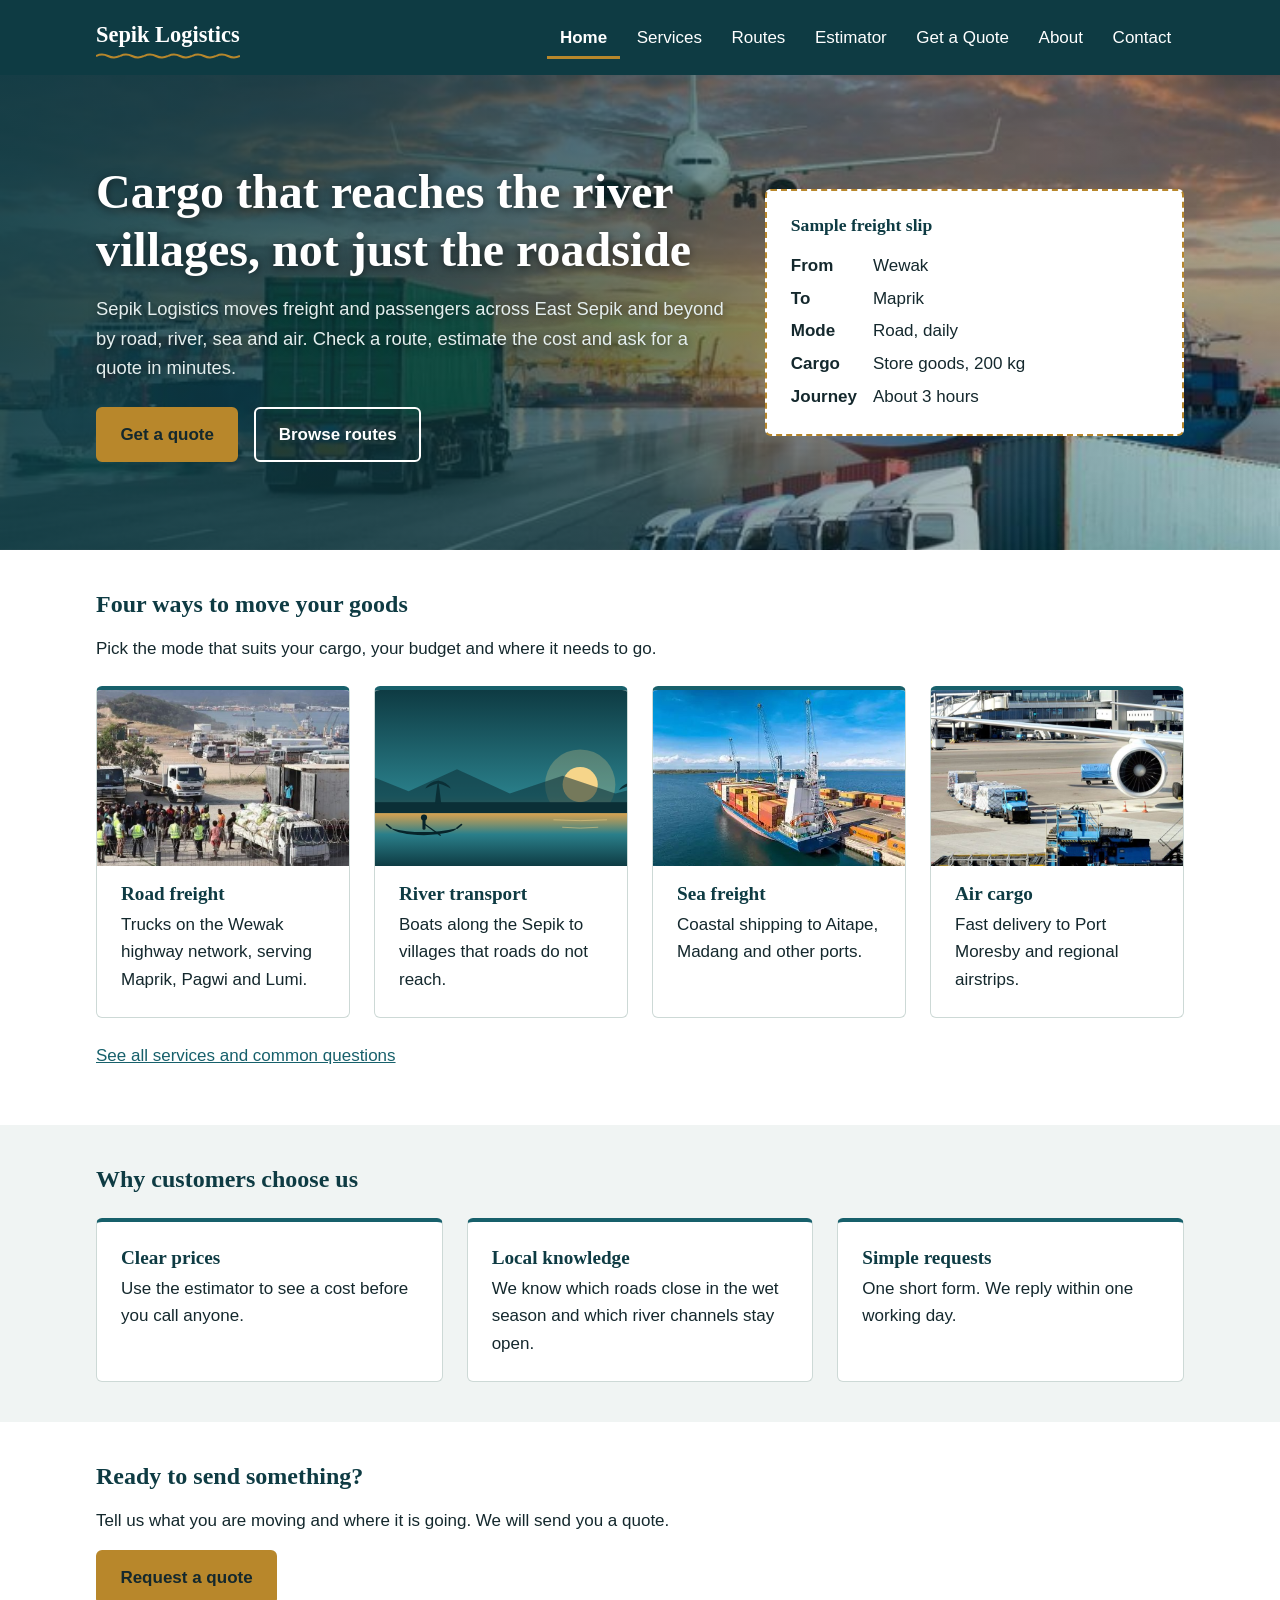
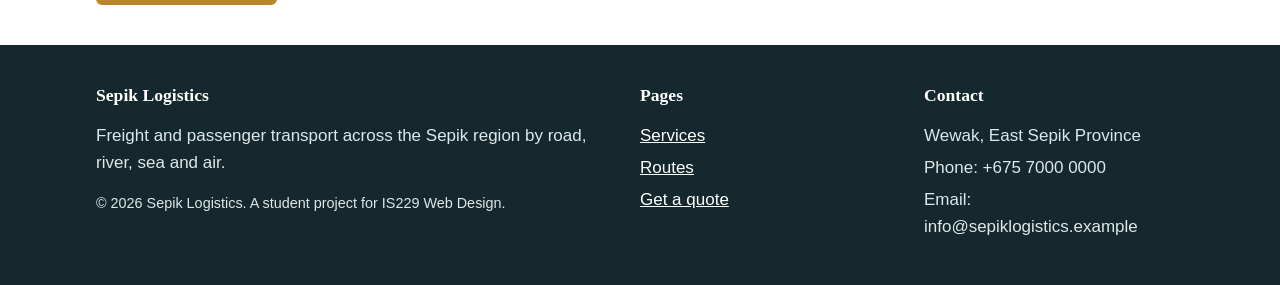
<file: index.html>
<!DOCTYPE html>
<html lang="en">
<head>
  <meta charset="UTF-8">
  <meta name="viewport" content="width=device-width, initial-scale=1">
  <title>Freight and transport in the Sepik | Sepik Logistics</title>
  <meta name="description" content="Sepik Logistics moves cargo and passengers across the Sepik
    region by road, river, sea and air.">
  <link rel="stylesheet" href="css/styles.css">
</head>
<body>
  <a class="skip-link" href="#main">Skip to main content</a>

  <header class="site-header">
    <div class="container header-inner">
      <a class="logo" href="index.html">Sepik Logistics</a>
      <button class="nav-toggle" type="button" aria-expanded="false"
        aria-controls="site-nav">Menu</button>
      <nav aria-label="Main">
      <ul class="nav-links" id="site-nav">
        <li><a href="index.html" aria-current="page">Home</a></li>
        <li><a href="services.html">Services</a></li>
        <li><a href="routes.html">Routes</a></li>
        <li><a href="estimator.html">Estimator</a></li>
        <li><a href="quote.html">Get a Quote</a></li>
        <li><a href="about.html">About</a></li>
        <li><a href="contact.html">Contact</a></li>
      </ul>
      </nav>
    </div>
  </header>

  <main id="main">
    <section class="hero" aria-labelledby="hero-title">
      <div class="container">
        <div>
          <h1 id="hero-title">Cargo that reaches the river villages, not just the roadside</h1>
          <p class="lead">Sepik Logistics moves freight and passengers across East Sepik and
            beyond by road, river, sea and air. Check a route, estimate the cost and ask for a
            quote in minutes.</p>
          <div class="hero-actions">
            <a class="btn" href="quote.html">Get a quote</a>
            <a class="btn btn-secondary" href="routes.html">Browse routes</a>
          </div>
        </div>
        <aside class="waybill" aria-label="Sample freight slip">
          <h2>Sample freight slip</h2>
          <dl>
            <dt>From</dt><dd>Wewak</dd>
            <dt>To</dt><dd>Maprik</dd>
            <dt>Mode</dt><dd>Road, daily</dd>
            <dt>Cargo</dt><dd>Store goods, 200 kg</dd>
            <dt>Journey</dt><dd>About 3 hours</dd>
          </dl>
        </aside>
      </div>
    </section>

    <section aria-labelledby="services-title">
      <div class="container">
        <h2 id="services-title">Four ways to move your goods</h2>
        <p>Pick the mode that suits your cargo, your budget and where it needs to go.</p>
        <div class="card-grid four">
          <article class="card"><h3>Road freight</h3><p>Trucks on the Wewak highway network,
            serving Maprik, Pagwi and Lumi.</p></article>
          <article class="card"><h3>River transport</h3><p>Boats along the Sepik to villages
            that roads do not reach.</p></article>
          <article class="card"><h3>Sea freight</h3><p>Coastal shipping to Aitape, Madang and
            other ports.</p></article>
          <article class="card"><h3>Air cargo</h3><p>Fast delivery to Port Moresby and regional
            airstrips.</p></article>
        </div>
        <p style="margin-top:1.5rem"><a href="services.html">See all services and common
          questions</a></p>
      </div>
    </section>

    <section class="section-alt" aria-labelledby="why-title">
      <div class="container">
        <h2 id="why-title">Why customers choose us</h2>
        <div class="card-grid">
          <article class="card"><h3>Clear prices</h3><p>Use the estimator to see a cost before
            you call anyone.</p></article>
          <article class="card"><h3>Local knowledge</h3><p>We know which roads close in the wet
            season and which river channels stay open.</p></article>
          <article class="card"><h3>Simple requests</h3><p>One short form. We reply within one
            working day.</p></article>
        </div>
      </div>
    </section>

    <section aria-labelledby="cta-title">
      <div class="container">
        <h2 id="cta-title">Ready to send something?</h2>
        <p>Tell us what you are moving and where it is going. We will send you a quote.</p>
        <a class="btn" href="quote.html">Request a quote</a>
      </div>
    </section>
  </main>

  <footer class="site-footer">
    <div class="container">
      <div>
        <h2>Sepik Logistics</h2>
        <p>Freight and passenger transport across the Sepik region by road, river, sea and
          air.</p>
        <p class="copyright">&copy; <span id="year">2026</span> Sepik Logistics. A student
          project for IS229 Web Design.</p>
      </div>
      <div>
        <h2>Pages</h2>
        <ul>
          <li><a href="services.html">Services</a></li>
          <li><a href="routes.html">Routes</a></li>
          <li><a href="quote.html">Get a quote</a></li>
        </ul>
      </div>
      <div>
        <h2>Contact</h2>
        <ul>
          <li>Wewak, East Sepik Province</li>
          <li>Phone: +675 7000 0000</li>
          <li>Email: info@sepiklogistics.example</li>
        </ul>
      </div>
    </div>
  </footer>

  <script src="js/main.js"></script>
</body>
</html>
</file>
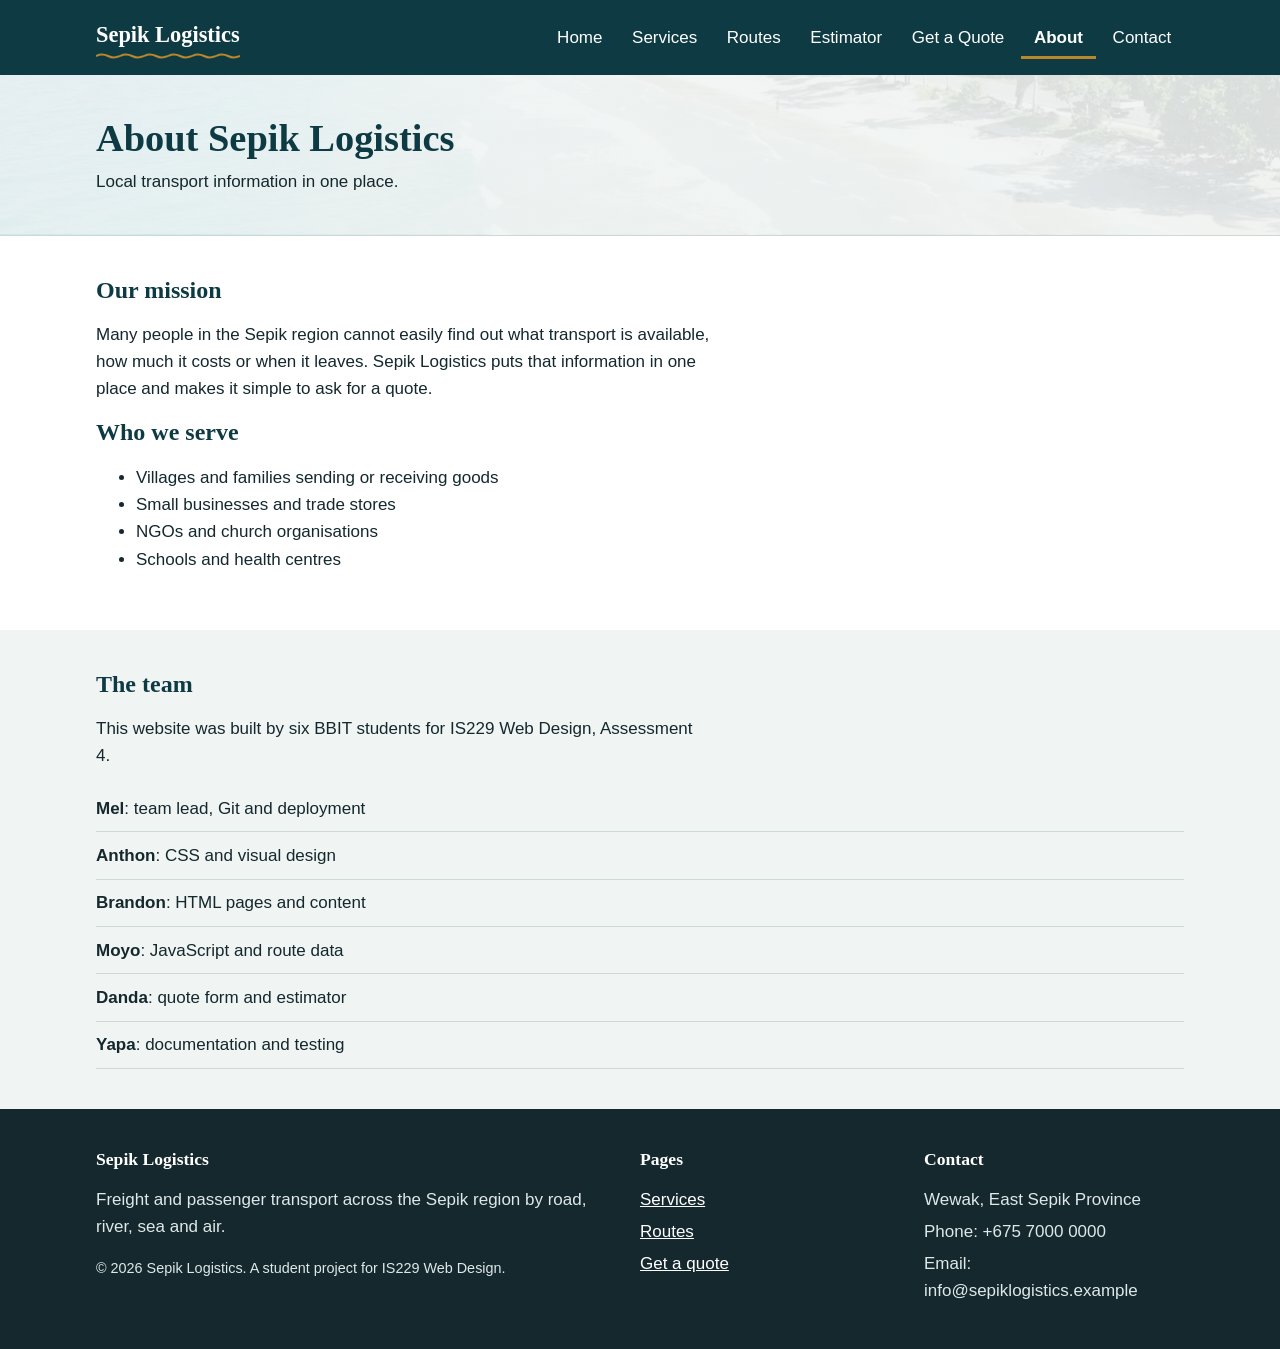
<file: about.html>
<!DOCTYPE html>
<html lang="en">
<head>
  <meta charset="UTF-8">
  <meta name="viewport" content="width=device-width, initial-scale=1">
  <title>About us | Sepik Logistics</title>
  <meta name="description" content="About Sepik Logistics and the team behind this project.">
  <link rel="stylesheet" href="css/styles.css">
</head>
<body>
  <a class="skip-link" href="#main">Skip to main content</a>

  <header class="site-header">
    <div class="container header-inner">
      <a class="logo" href="index.html">Sepik Logistics</a>
      <button class="nav-toggle" type="button" aria-expanded="false"
        aria-controls="site-nav">Menu</button>
      <nav aria-label="Main">
      <ul class="nav-links" id="site-nav">
        <li><a href="index.html">Home</a></li>
        <li><a href="services.html">Services</a></li>
        <li><a href="routes.html">Routes</a></li>
        <li><a href="estimator.html">Estimator</a></li>
        <li><a href="quote.html">Get a Quote</a></li>
        <li><a href="about.html" aria-current="page">About</a></li>
        <li><a href="contact.html">Contact</a></li>
      </ul>
      </nav>
    </div>
  </header>

  <main id="main">
    <div class="page-head">
      <div class="container">
        <h1>About Sepik Logistics</h1>
        <p>Local transport information in one place.</p>
      </div>
    </div>

    <section aria-labelledby="mission-title">
      <div class="container">
        <h2 id="mission-title">Our mission</h2>
        <p>Many people in the Sepik region cannot easily find out what transport is available,
          how much it costs or when it leaves. Sepik Logistics puts that information in one place
          and makes it simple to ask for a quote.</p>
        <h2>Who we serve</h2>
        <ul>
          <li>Villages and families sending or receiving goods</li>
          <li>Small businesses and trade stores</li>
          <li>NGOs and church organisations</li>
          <li>Schools and health centres</li>
        </ul>
      </div>
    </section>

    <section class="section-alt" aria-labelledby="team-title">
      <div class="container">
        <h2 id="team-title">The team</h2>
        <p>This website was built by six BBIT students for IS229 Web Design, Assessment 4.</p>
        <ul class="team-list">
          <li><strong>Mel</strong>: team lead, Git and deployment</li>
          <li><strong>Anthon</strong>: CSS and visual design</li>
          <li><strong>Brandon</strong>: HTML pages and content</li>
          <li><strong>Moyo</strong>: JavaScript and route data</li>
          <li><strong>Danda</strong>: quote form and estimator</li>
          <li><strong>Yapa</strong>: documentation and testing</li>
        </ul>
      </div>
    </section>
  </main>

  <footer class="site-footer">
    <div class="container">
      <div>
        <h2>Sepik Logistics</h2>
        <p>Freight and passenger transport across the Sepik region by road, river, sea and
          air.</p>
        <p class="copyright">&copy; <span id="year">2026</span> Sepik Logistics. A student
          project for IS229 Web Design.</p>
      </div>
      <div>
        <h2>Pages</h2>
        <ul>
          <li><a href="services.html">Services</a></li>
          <li><a href="routes.html">Routes</a></li>
          <li><a href="quote.html">Get a quote</a></li>
        </ul>
      </div>
      <div>
        <h2>Contact</h2>
        <ul>
          <li>Wewak, East Sepik Province</li>
          <li>Phone: +675 7000 0000</li>
          <li>Email: info@sepiklogistics.example</li>
        </ul>
      </div>
    </div>
  </footer>

  <script src="js/main.js"></script>
</body>
</html>
</file>
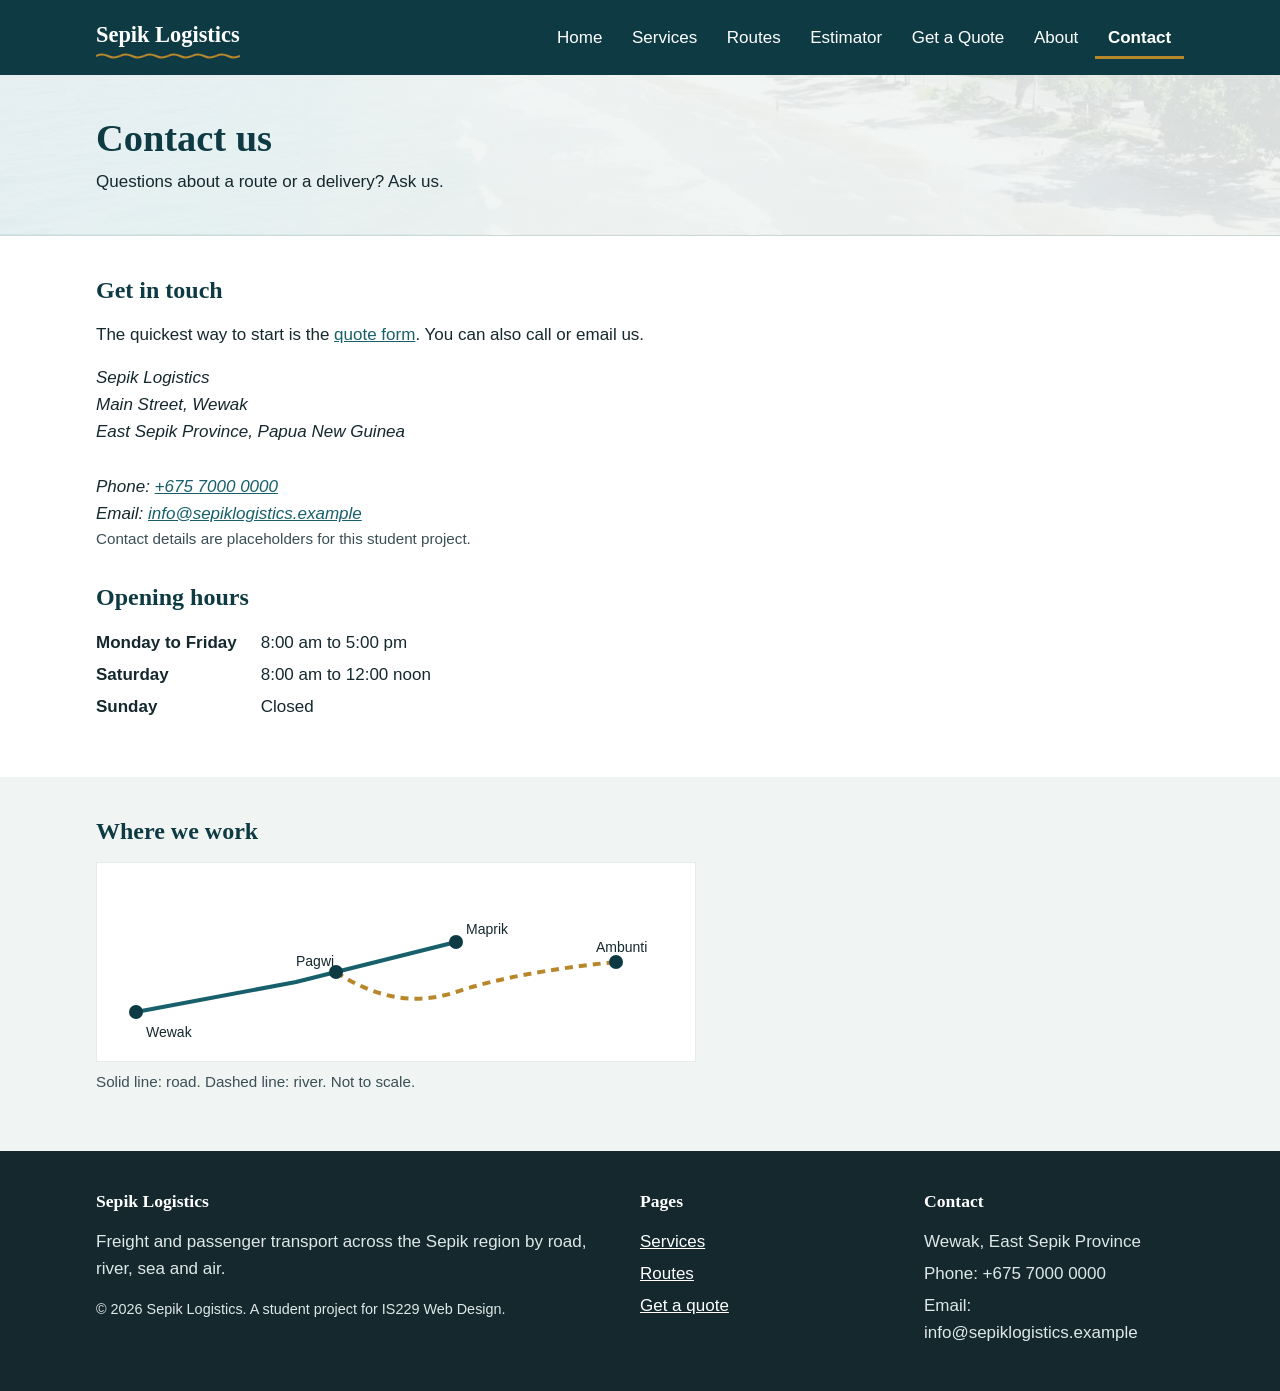
<file: contact.html>
<!DOCTYPE html>
<html lang="en">
<head>
  <meta charset="UTF-8">
  <meta name="viewport" content="width=device-width, initial-scale=1">
  <title>Contact | Sepik Logistics</title>
  <meta name="description" content="How to contact Sepik Logistics: address, phone, email and
    opening hours.">
  <link rel="stylesheet" href="css/styles.css">
</head>
<body>
  <a class="skip-link" href="#main">Skip to main content</a>

  <header class="site-header">
    <div class="container header-inner">
      <a class="logo" href="index.html">Sepik Logistics</a>
      <button class="nav-toggle" type="button" aria-expanded="false"
        aria-controls="site-nav">Menu</button>
      <nav aria-label="Main">
      <ul class="nav-links" id="site-nav">
        <li><a href="index.html">Home</a></li>
        <li><a href="services.html">Services</a></li>
        <li><a href="routes.html">Routes</a></li>
        <li><a href="estimator.html">Estimator</a></li>
        <li><a href="quote.html">Get a Quote</a></li>
        <li><a href="about.html">About</a></li>
        <li><a href="contact.html" aria-current="page">Contact</a></li>
      </ul>
      </nav>
    </div>
  </header>

  <main id="main">
    <div class="page-head">
      <div class="container">
        <h1>Contact us</h1>
        <p>Questions about a route or a delivery? Ask us.</p>
      </div>
    </div>

    <section aria-labelledby="contact-title">
      <div class="container">
        <h2 id="contact-title">Get in touch</h2>
        <p>The quickest way to start is the <a href="quote.html">quote form</a>. You can also
          call or email us.</p>
        <address>
          Sepik Logistics<br>
          Main Street, Wewak<br>
          East Sepik Province, Papua New Guinea<br><br>
          Phone: <a href="tel:+67570000000">+675 7000 0000</a><br>
          Email: <a href="mailto:info@sepiklogistics.example">info@sepiklogistics.example</a>
        </address>
        <p class="form-note">Contact details are placeholders for this student project.</p>

        <h2 style="margin-top:2rem">Opening hours</h2>
        <dl class="hours">
          <dt>Monday to Friday</dt><dd>8:00 am to 5:00 pm</dd>
          <dt>Saturday</dt><dd>8:00 am to 12:00 noon</dd>
          <dt>Sunday</dt><dd>Closed</dd>
        </dl>
      </div>
    </section>

    <section class="section-alt" aria-labelledby="map-title">
      <div class="container">
        <h2 id="map-title">Where we work</h2>
        <svg viewBox="0 0 600 200" role="img" aria-labelledby="map-svg-title map-svg-desc"
          width="600">
          <title id="map-svg-title">Sketch map of Sepik Logistics routes</title>
          <desc id="map-svg-desc">A simple line from Wewak on the coast, inland to Maprik, and a
            river route from Pagwi to Ambunti.</desc>
          <rect width="600" height="200" fill="#ffffff" stroke="#cdd9d6"/>
          <path d="M40 150 L200 120 L360 80" fill="none" stroke="#17606b" stroke-width="4"/>
          <path d="M240 110 Q300 150 360 130 T520 100" fill="none" stroke="#b8872b"
            stroke-width="4" stroke-dasharray="8 6"/>
          <circle cx="40" cy="150" r="7" fill="#0e3b43"/><text x="50" y="175" font-size="14"
            fill="#14282d">Wewak</text>
          <circle cx="360" cy="80" r="7" fill="#0e3b43"/><text x="370" y="72" font-size="14"
            fill="#14282d">Maprik</text>
          <circle cx="240" cy="110" r="7" fill="#0e3b43"/><text x="200" y="104" font-size="14"
            fill="#14282d">Pagwi</text>
          <circle cx="520" cy="100" r="7" fill="#0e3b43"/><text x="500" y="90" font-size="14"
            fill="#14282d">Ambunti</text>
        </svg>
        <p class="form-note">Solid line: road. Dashed line: river. Not to scale.</p>
      </div>
    </section>
  </main>

  <footer class="site-footer">
    <div class="container">
      <div>
        <h2>Sepik Logistics</h2>
        <p>Freight and passenger transport across the Sepik region by road, river, sea and
          air.</p>
        <p class="copyright">&copy; <span id="year">2026</span> Sepik Logistics. A student
          project for IS229 Web Design.</p>
      </div>
      <div>
        <h2>Pages</h2>
        <ul>
          <li><a href="services.html">Services</a></li>
          <li><a href="routes.html">Routes</a></li>
          <li><a href="quote.html">Get a quote</a></li>
        </ul>
      </div>
      <div>
        <h2>Contact</h2>
        <ul>
          <li>Wewak, East Sepik Province</li>
          <li>Phone: +675 7000 0000</li>
          <li>Email: info@sepiklogistics.example</li>
        </ul>
      </div>
    </div>
  </footer>

  <script src="js/main.js"></script>
</body>
</html>
</file>
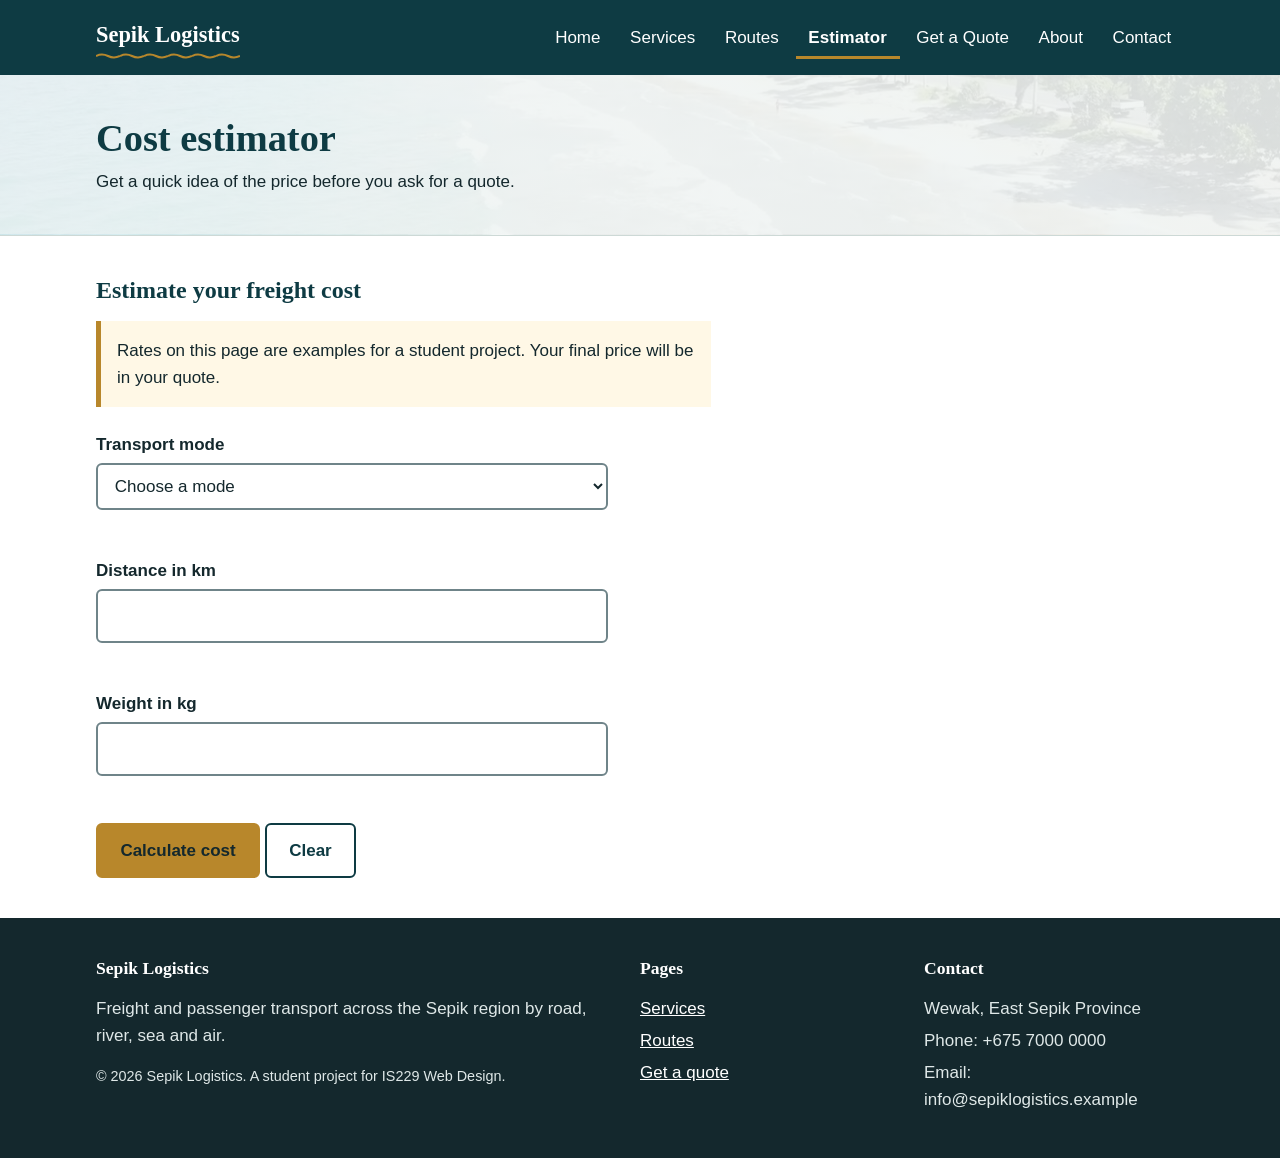
<file: estimator.html>
<!DOCTYPE html>
<html lang="en">
<head>
  <meta charset="UTF-8">
  <meta name="viewport" content="width=device-width, initial-scale=1">
  <title>Cost estimator | Sepik Logistics</title>
  <meta name="description" content="Estimate the cost of sending freight with Sepik Logistics.">
  <link rel="stylesheet" href="css/styles.css">
</head>
<body>
  <a class="skip-link" href="#main">Skip to main content</a>

  <header class="site-header">
    <div class="container header-inner">
      <a class="logo" href="index.html">Sepik Logistics</a>
      <button class="nav-toggle" type="button" aria-expanded="false"
        aria-controls="site-nav">Menu</button>
      <nav aria-label="Main">
      <ul class="nav-links" id="site-nav">
        <li><a href="index.html">Home</a></li>
        <li><a href="services.html">Services</a></li>
        <li><a href="routes.html">Routes</a></li>
        <li><a href="estimator.html" aria-current="page">Estimator</a></li>
        <li><a href="quote.html">Get a Quote</a></li>
        <li><a href="about.html">About</a></li>
        <li><a href="contact.html">Contact</a></li>
      </ul>
      </nav>
    </div>
  </header>

  <main id="main">
    <div class="page-head">
      <div class="container">
        <h1>Cost estimator</h1>
        <p>Get a quick idea of the price before you ask for a quote.</p>
      </div>
    </div>

    <section aria-labelledby="est-title">
      <div class="container">
        <h2 id="est-title">Estimate your freight cost</h2>
        <p class="notice">Rates on this page are examples for a student project. Your final
          price will be in your quote.</p>
        <form id="estimator-form" novalidate style="margin-top:1.5rem;max-width:32rem">
          <div class="form-group">
            <label for="mode">Transport mode</label>
            <select id="mode" required aria-describedby="mode-error">
              <option value="">Choose a mode</option>
              <option value="road">Road</option>
              <option value="river">River</option>
              <option value="sea">Sea</option>
              <option value="air">Air</option>
            </select>
            <span class="error-message" id="mode-error"></span>
          </div>
          <div class="form-group">
            <label for="distance">Distance in km</label>
            <input type="number" id="distance" min="1" step="any" required
              aria-describedby="distance-error">
            <span class="error-message" id="distance-error"></span>
          </div>
          <div class="form-group">
            <label for="weight">Weight in kg</label>
            <input type="number" id="weight" min="1" step="any" required
              aria-describedby="weight-error">
            <span class="error-message" id="weight-error"></span>
          </div>
          <button type="submit" class="btn">Calculate cost</button>
          <button type="reset" class="btn btn-secondary">Clear</button>
        </form>

        <div class="result-box" id="result" role="status" aria-live="polite" hidden>
          <p>Estimated cost</p>
          <p class="price" id="price"></p>
          <p id="price-detail"></p>
          <p><a class="btn" href="quote.html">Request a confirmed quote</a></p>
        </div>
      </div>
    </section>
  </main>

  <footer class="site-footer">
    <div class="container">
      <div>
        <h2>Sepik Logistics</h2>
        <p>Freight and passenger transport across the Sepik region by road, river, sea and
          air.</p>
        <p class="copyright">&copy; <span id="year">2026</span> Sepik Logistics. A student
          project for IS229 Web Design.</p>
      </div>
      <div>
        <h2>Pages</h2>
        <ul>
          <li><a href="services.html">Services</a></li>
          <li><a href="routes.html">Routes</a></li>
          <li><a href="quote.html">Get a quote</a></li>
        </ul>
      </div>
      <div>
        <h2>Contact</h2>
        <ul>
          <li>Wewak, East Sepik Province</li>
          <li>Phone: +675 7000 0000</li>
          <li>Email: info@sepiklogistics.example</li>
        </ul>
      </div>
    </div>
  </footer>

  <script src="js/main.js"></script>
  <script src="js/estimator.js"></script>
</body>
</html>
</file>
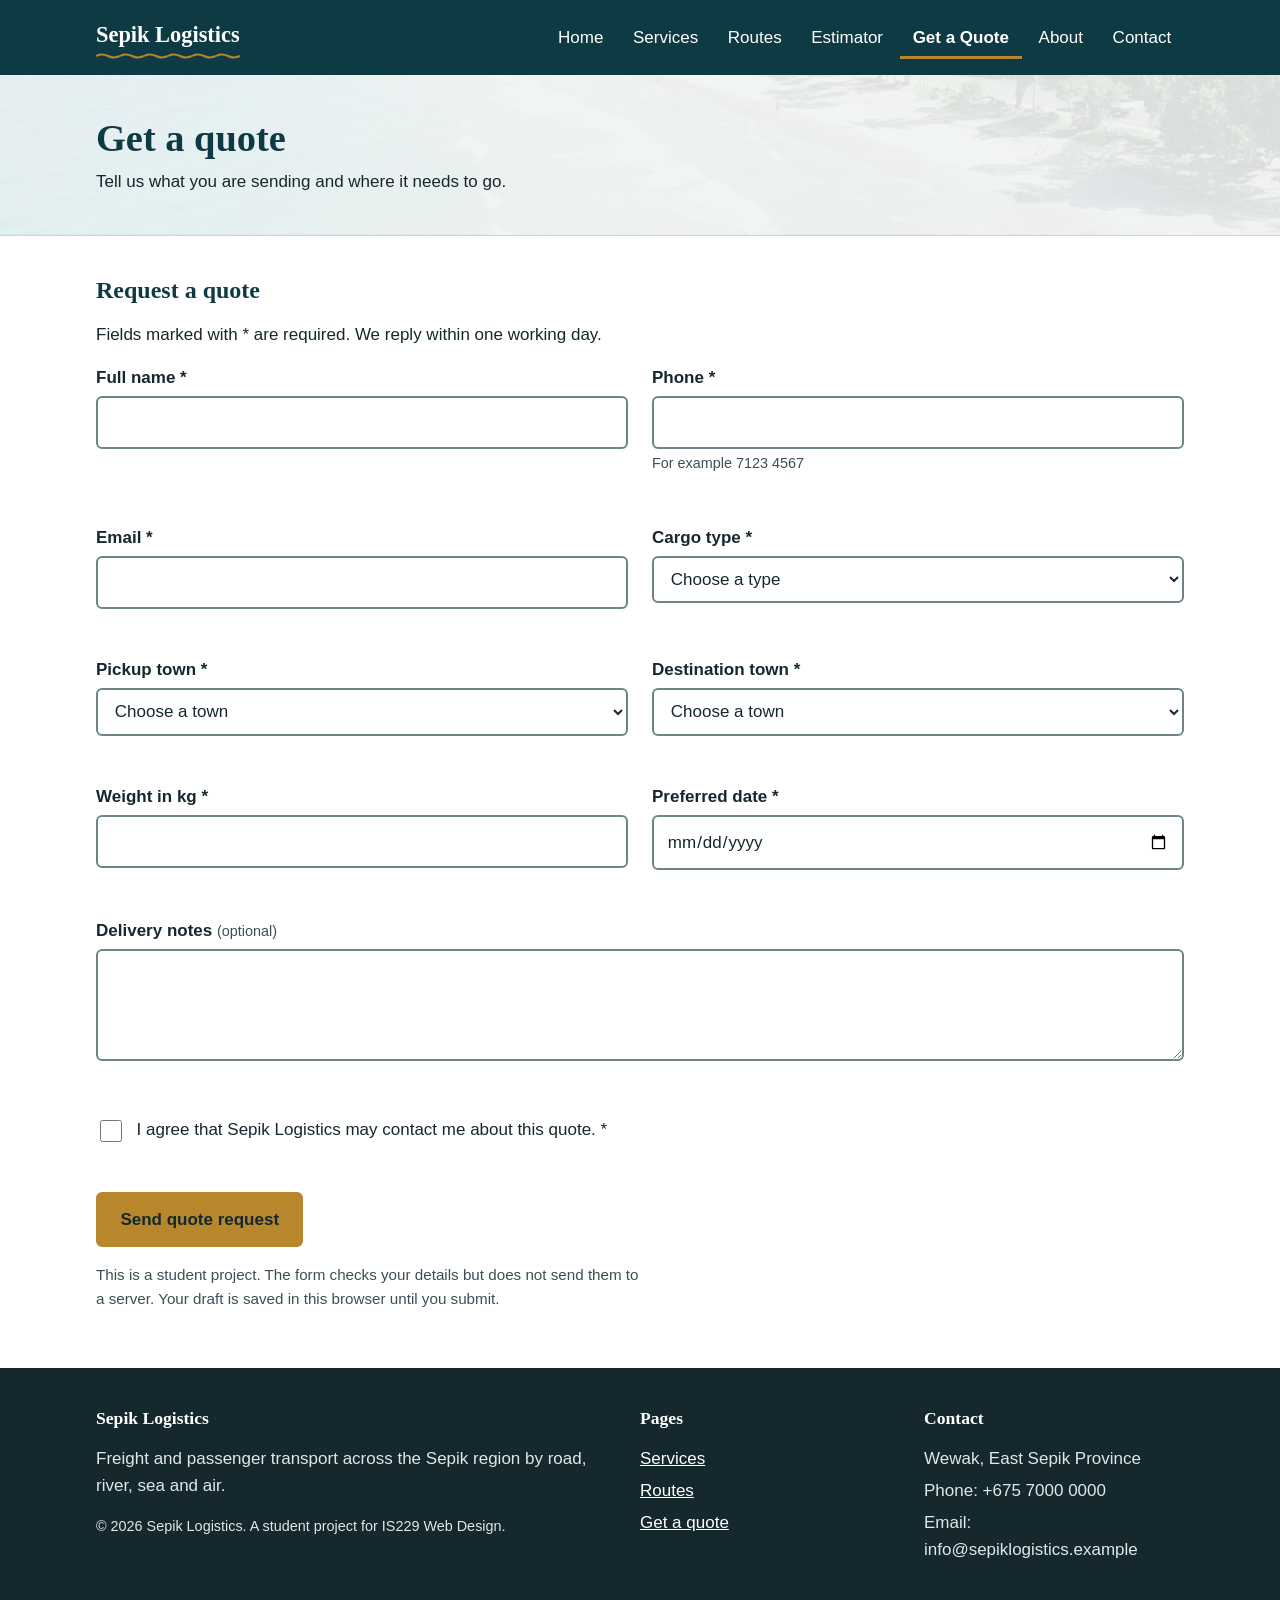
<file: quote.html>
<!DOCTYPE html>
<html lang="en">
<head>
  <meta charset="UTF-8">
  <meta name="viewport" content="width=device-width, initial-scale=1">
  <title>Get a quote | Sepik Logistics</title>
  <meta name="description" content="Request a freight quote from Sepik Logistics.">
  <link rel="stylesheet" href="css/styles.css">
</head>
<body>
  <a class="skip-link" href="#main">Skip to main content</a>

  <header class="site-header">
    <div class="container header-inner">
      <a class="logo" href="index.html">Sepik Logistics</a>
      <button class="nav-toggle" type="button" aria-expanded="false"
        aria-controls="site-nav">Menu</button>
      <nav aria-label="Main">
      <ul class="nav-links" id="site-nav">
        <li><a href="index.html">Home</a></li>
        <li><a href="services.html">Services</a></li>
        <li><a href="routes.html">Routes</a></li>
        <li><a href="estimator.html">Estimator</a></li>
        <li><a href="quote.html" aria-current="page">Get a Quote</a></li>
        <li><a href="about.html">About</a></li>
        <li><a href="contact.html">Contact</a></li>
      </ul>
      </nav>
    </div>
  </header>

  <main id="main">
    <div class="page-head">
      <div class="container">
        <h1>Get a quote</h1>
        <p>Tell us what you are sending and where it needs to go.</p>
      </div>
    </div>

    <section aria-labelledby="quote-title">
      <div class="container">
        <h2 id="quote-title">Request a quote</h2>
        <p>Fields marked with * are required. We reply within one working day.</p>

        <div id="form-status" class="success-message" role="status" aria-live="polite"
          hidden></div>

        <form id="quote-form" novalidate>
          <div class="form-grid">
            <div class="form-group">
              <label for="name">Full name *</label>
              <input type="text" id="name" name="name" autocomplete="name" required
                minlength="2" aria-describedby="name-error">
              <span class="error-message" id="name-error"></span>
            </div>
            <div class="form-group">
              <label for="phone">Phone *</label>
              <input type="tel" id="phone" name="phone" autocomplete="tel" required
                aria-describedby="phone-hint phone-error">
              <span class="hint" id="phone-hint">For example 7123 4567</span>
              <span class="error-message" id="phone-error"></span>
            </div>
            <div class="form-group">
              <label for="email">Email *</label>
              <input type="email" id="email" name="email" autocomplete="email" required
                aria-describedby="email-error">
              <span class="error-message" id="email-error"></span>
            </div>
            <div class="form-group">
              <label for="cargo">Cargo type *</label>
              <select id="cargo" name="cargo" required aria-describedby="cargo-error">
                <option value="">Choose a type</option>
                <option>General goods</option>
                <option>Food and produce</option>
                <option>Building materials</option>
                <option>Fuel and equipment</option>
                <option>Documents and parcels</option>
                <option>Passengers with luggage</option>
              </select>
              <span class="error-message" id="cargo-error"></span>
            </div>
            <div class="form-group">
              <label for="pickup">Pickup town *</label>
              <select id="pickup" name="pickup" required aria-describedby="pickup-error">
                <option value="">Choose a town</option>
              <option value="Wewak">Wewak</option>
              <option value="Maprik">Maprik</option>
              <option value="Pagwi">Pagwi</option>
              <option value="Angoram">Angoram</option>
              <option value="Ambunti">Ambunti</option>
              <option value="Timbunke">Timbunke</option>
              <option value="Lumi">Lumi</option>
              <option value="Vanimo">Vanimo</option>
              <option value="Aitape">Aitape</option>
              <option value="Kubkain">Kubkain</option>
              <option value="Madang">Madang</option>
              <option value="Port Moresby">Port Moresby</option>
              </select>
              <span class="error-message" id="pickup-error"></span>
            </div>
            <div class="form-group">
              <label for="destination">Destination town *</label>
              <select id="destination" name="destination" required
                aria-describedby="destination-error">
                <option value="">Choose a town</option>
              <option value="Wewak">Wewak</option>
              <option value="Maprik">Maprik</option>
              <option value="Pagwi">Pagwi</option>
              <option value="Angoram">Angoram</option>
              <option value="Ambunti">Ambunti</option>
              <option value="Timbunke">Timbunke</option>
              <option value="Lumi">Lumi</option>
              <option value="Vanimo">Vanimo</option>
              <option value="Aitape">Aitape</option>
              <option value="Kubkain">Kubkain</option>
              <option value="Madang">Madang</option>
              <option value="Port Moresby">Port Moresby</option>
              </select>
              <span class="error-message" id="destination-error"></span>
            </div>
            <div class="form-group">
              <label for="weight">Weight in kg *</label>
              <input type="number" id="weight" name="weight" min="1" step="any" required
                aria-describedby="weight-error">
              <span class="error-message" id="weight-error"></span>
            </div>
            <div class="form-group">
              <label for="date">Preferred date *</label>
              <input type="date" id="date" name="date" required aria-describedby="date-error">
              <span class="error-message" id="date-error"></span>
            </div>
          </div>

          <div class="form-group">
            <label for="notes">Delivery notes <span class="hint">(optional)</span></label>
            <textarea id="notes" name="notes" aria-describedby="notes-error"></textarea>
            <span class="error-message" id="notes-error"></span>
          </div>

          <div class="form-group">
            <div class="checkbox-row">
              <input type="checkbox" id="consent" name="consent" required
                aria-describedby="consent-error">
              <label for="consent">I agree that Sepik Logistics may contact me about this quote.
                *</label>
            </div>
            <span class="error-message" id="consent-error"></span>
          </div>

          <button type="submit" class="btn">Send quote request</button>
          <p class="form-note" style="margin-top:1rem">This is a student project. The form
            checks your details but does not send them to a server. Your draft is saved in this
            browser until you submit.</p>
        </form>
      </div>
    </section>
  </main>

  <footer class="site-footer">
    <div class="container">
      <div>
        <h2>Sepik Logistics</h2>
        <p>Freight and passenger transport across the Sepik region by road, river, sea and
          air.</p>
        <p class="copyright">&copy; <span id="year">2026</span> Sepik Logistics. A student
          project for IS229 Web Design.</p>
      </div>
      <div>
        <h2>Pages</h2>
        <ul>
          <li><a href="services.html">Services</a></li>
          <li><a href="routes.html">Routes</a></li>
          <li><a href="quote.html">Get a quote</a></li>
        </ul>
      </div>
      <div>
        <h2>Contact</h2>
        <ul>
          <li>Wewak, East Sepik Province</li>
          <li>Phone: +675 7000 0000</li>
          <li>Email: info@sepiklogistics.example</li>
        </ul>
      </div>
    </div>
  </footer>

  <script src="js/main.js"></script>
  <script src="js/quote.js"></script>
</body>
</html>
</file>
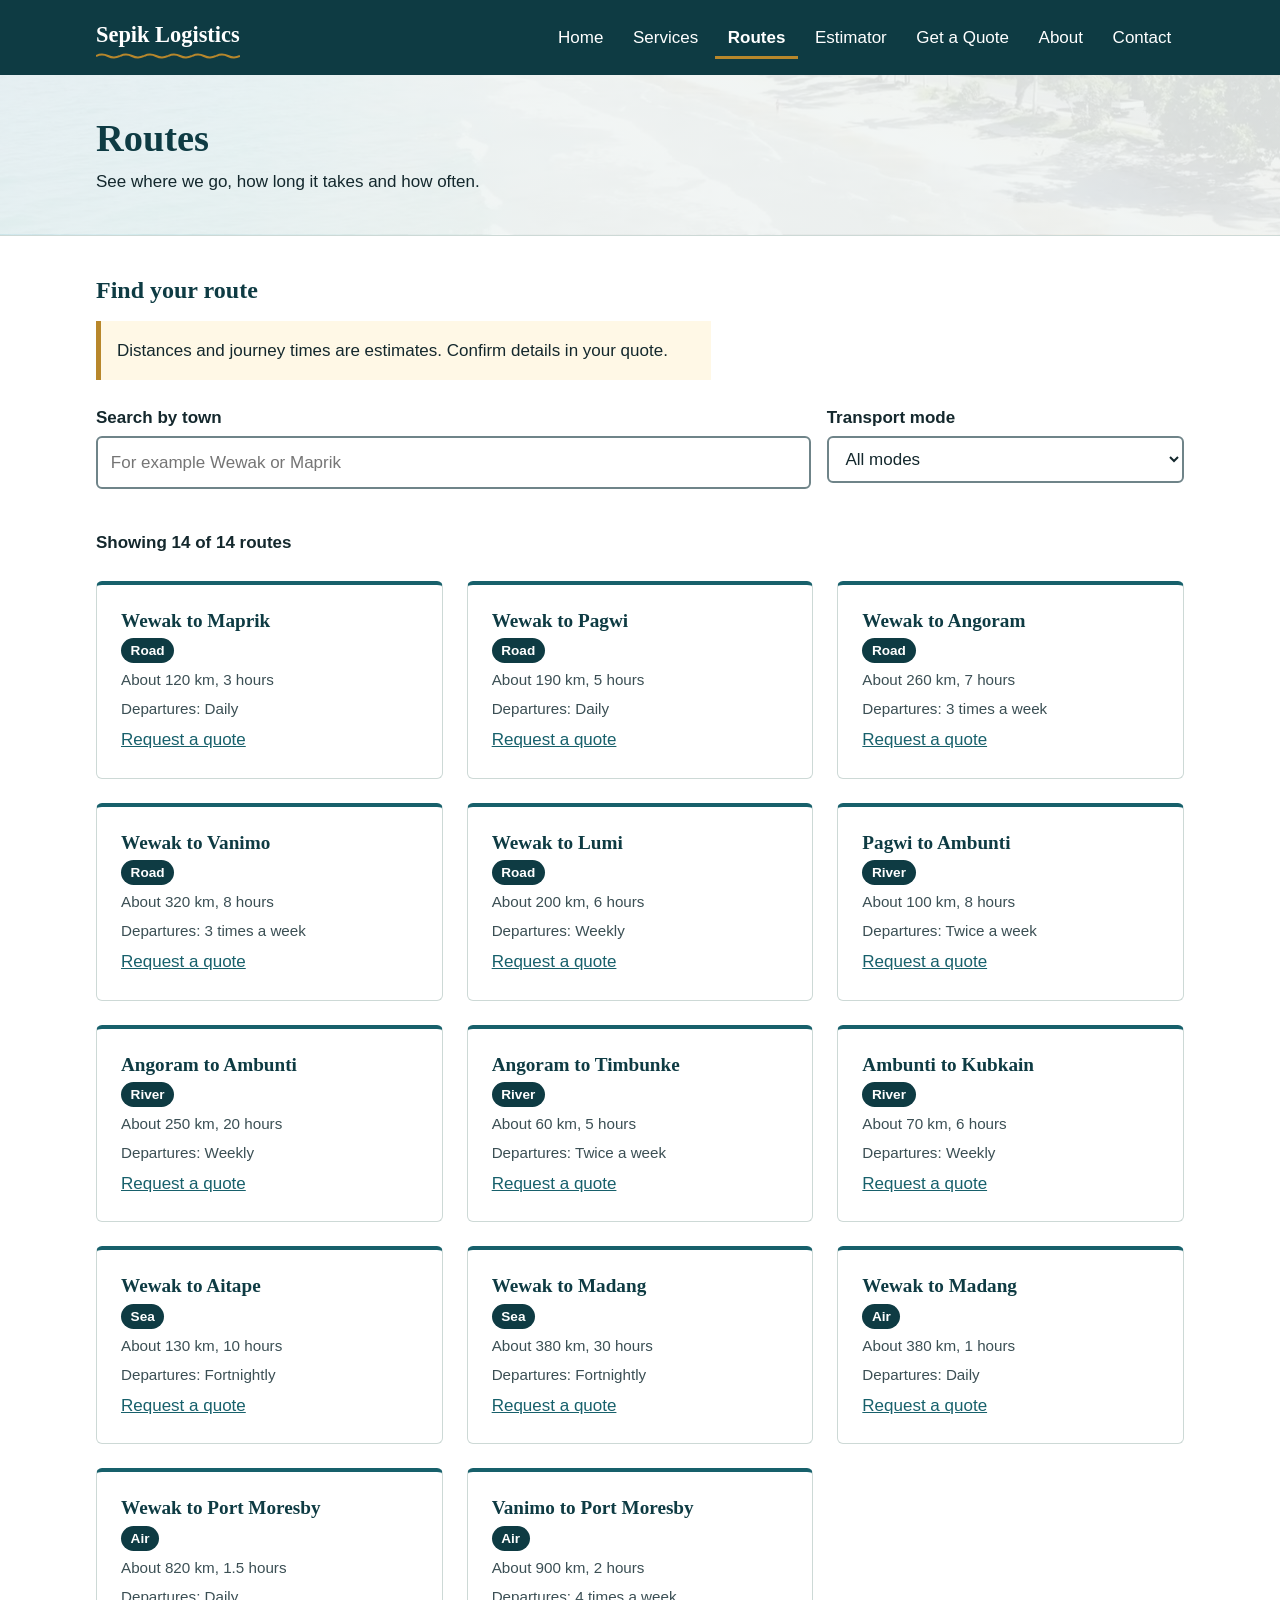
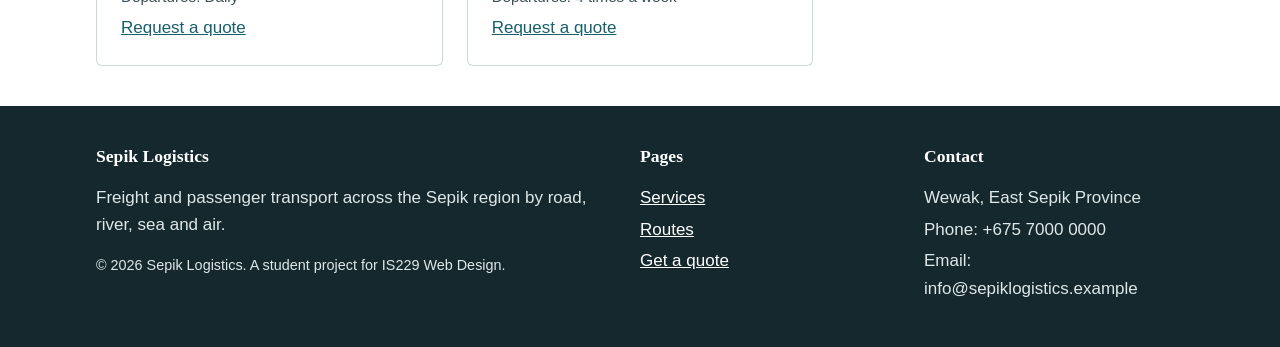
<file: routes.html>
<!DOCTYPE html>
<html lang="en">
<head>
  <meta charset="UTF-8">
  <meta name="viewport" content="width=device-width, initial-scale=1">
  <title>Routes | Sepik Logistics</title>
  <meta name="description" content="Search Sepik Logistics routes by town and transport mode.">
  <link rel="stylesheet" href="css/styles.css">
</head>
<body>
  <a class="skip-link" href="#main">Skip to main content</a>

  <header class="site-header">
    <div class="container header-inner">
      <a class="logo" href="index.html">Sepik Logistics</a>
      <button class="nav-toggle" type="button" aria-expanded="false"
        aria-controls="site-nav">Menu</button>
      <nav aria-label="Main">
      <ul class="nav-links" id="site-nav">
        <li><a href="index.html">Home</a></li>
        <li><a href="services.html">Services</a></li>
        <li><a href="routes.html" aria-current="page">Routes</a></li>
        <li><a href="estimator.html">Estimator</a></li>
        <li><a href="quote.html">Get a Quote</a></li>
        <li><a href="about.html">About</a></li>
        <li><a href="contact.html">Contact</a></li>
      </ul>
      </nav>
    </div>
  </header>

  <main id="main">
    <div class="page-head">
      <div class="container">
        <h1>Routes</h1>
        <p>See where we go, how long it takes and how often.</p>
      </div>
    </div>

    <section aria-labelledby="routes-title">
      <div class="container">
        <h2 id="routes-title">Find your route</h2>
        <p class="notice">Distances and journey times are estimates. Confirm details in your
          quote.</p>
        <div class="filters" style="margin-top:1.5rem">
          <div class="form-group">
            <label for="route-search">Search by town</label>
            <input type="search" id="route-search" placeholder="For example Wewak or Maprik"
              autocomplete="off">
          </div>
          <div class="form-group">
            <label for="route-mode">Transport mode</label>
            <select id="route-mode">
              <option value="all">All modes</option>
              <option value="road">Road</option>
              <option value="river">River</option>
              <option value="sea">Sea</option>
              <option value="air">Air</option>
            </select>
          </div>
        </div>
        <p class="result-count" id="route-count" aria-live="polite">Loading routes...</p>
        <div class="card-grid" id="route-list"></div>
      </div>
    </section>
  </main>

  <footer class="site-footer">
    <div class="container">
      <div>
        <h2>Sepik Logistics</h2>
        <p>Freight and passenger transport across the Sepik region by road, river, sea and
          air.</p>
        <p class="copyright">&copy; <span id="year">2026</span> Sepik Logistics. A student
          project for IS229 Web Design.</p>
      </div>
      <div>
        <h2>Pages</h2>
        <ul>
          <li><a href="services.html">Services</a></li>
          <li><a href="routes.html">Routes</a></li>
          <li><a href="quote.html">Get a quote</a></li>
        </ul>
      </div>
      <div>
        <h2>Contact</h2>
        <ul>
          <li>Wewak, East Sepik Province</li>
          <li>Phone: +675 7000 0000</li>
          <li>Email: info@sepiklogistics.example</li>
        </ul>
      </div>
    </div>
  </footer>

  <script src="js/main.js"></script>
  <script src="js/routes.js"></script>
</body>
</html>
</file>
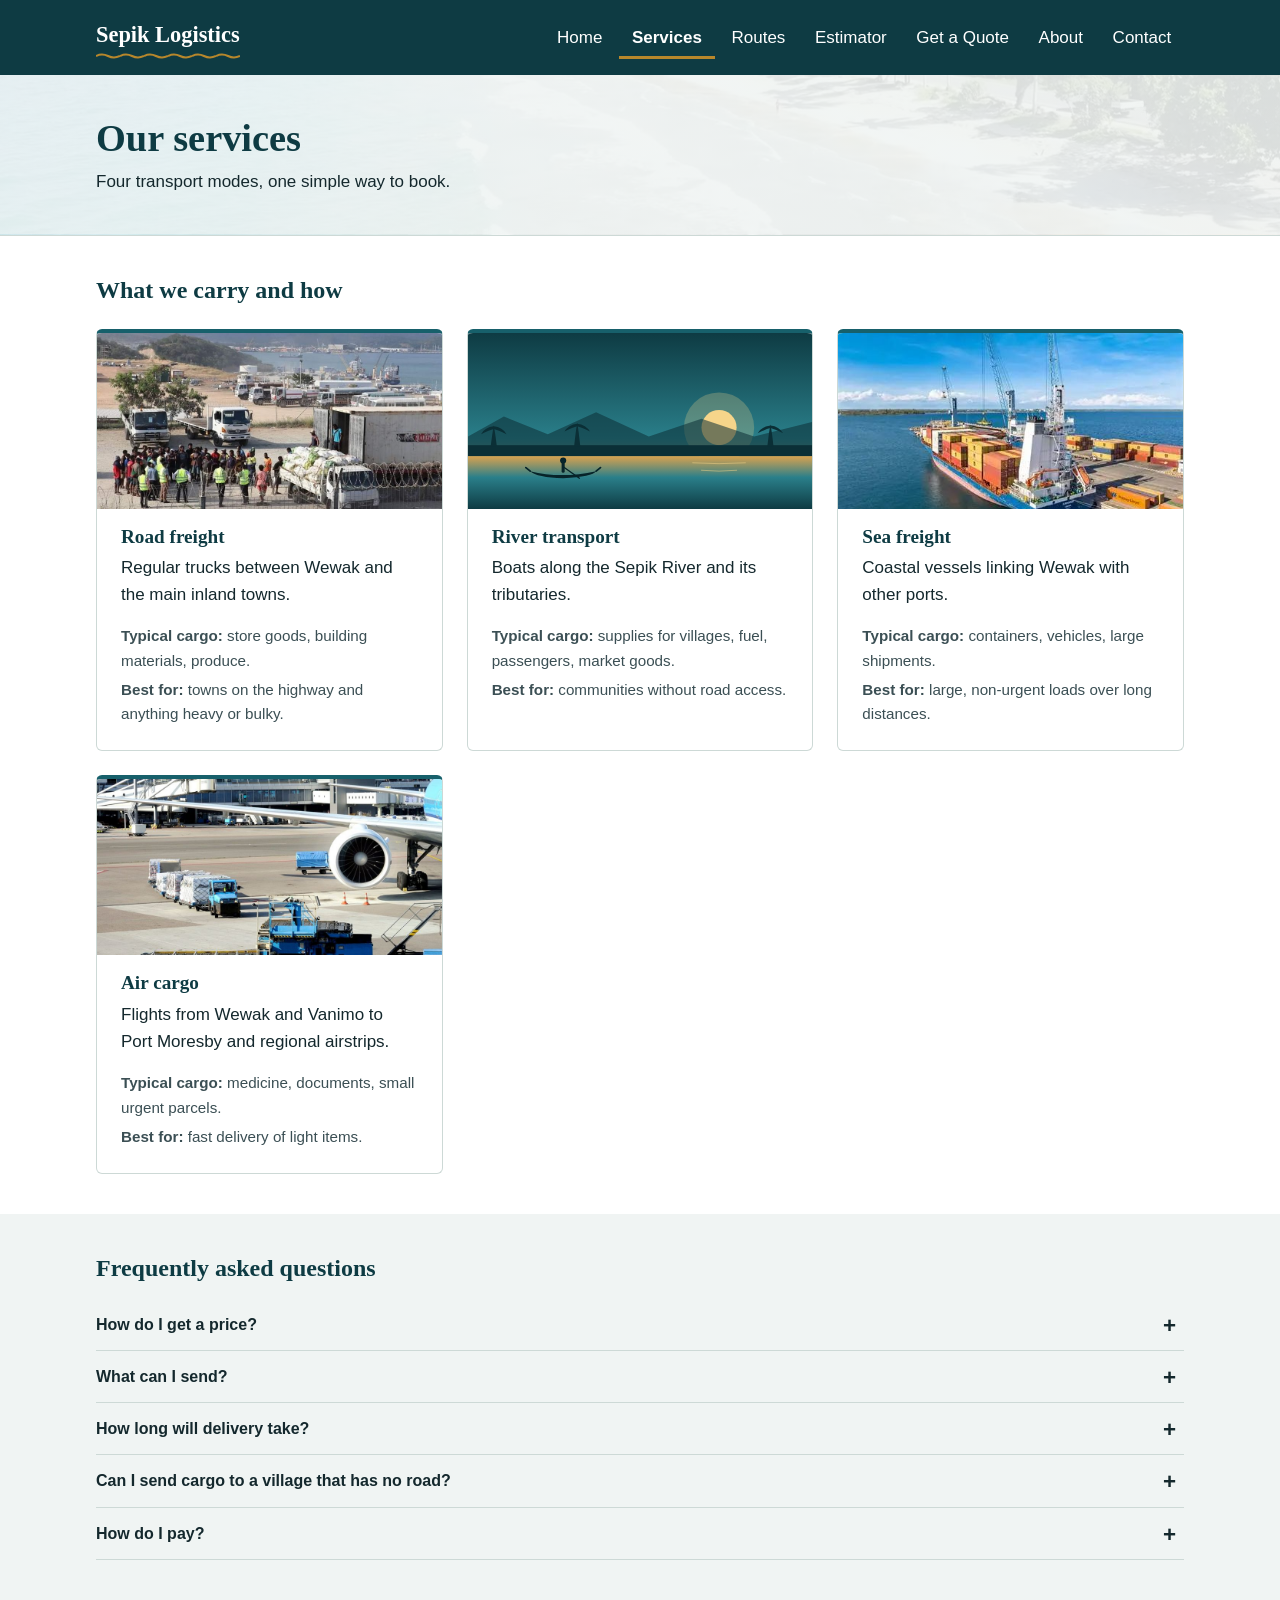
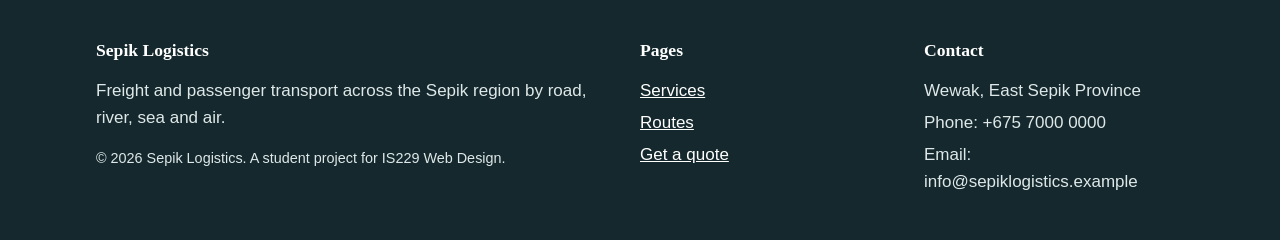
<file: services.html>
<!DOCTYPE html>
<html lang="en">
<head>
  <meta charset="UTF-8">
  <meta name="viewport" content="width=device-width, initial-scale=1">
  <title>Services | Sepik Logistics</title>
  <meta name="description" content="Road, river, sea and air freight services in the Sepik
    region.">
  <link rel="stylesheet" href="css/styles.css">
</head>
<body>
  <a class="skip-link" href="#main">Skip to main content</a>

  <header class="site-header">
    <div class="container header-inner">
      <a class="logo" href="index.html">Sepik Logistics</a>
      <button class="nav-toggle" type="button" aria-expanded="false"
        aria-controls="site-nav">Menu</button>
      <nav aria-label="Main">
      <ul class="nav-links" id="site-nav">
        <li><a href="index.html">Home</a></li>
        <li><a href="services.html" aria-current="page">Services</a></li>
        <li><a href="routes.html">Routes</a></li>
        <li><a href="estimator.html">Estimator</a></li>
        <li><a href="quote.html">Get a Quote</a></li>
        <li><a href="about.html">About</a></li>
        <li><a href="contact.html">Contact</a></li>
      </ul>
      </nav>
    </div>
  </header>

  <main id="main">
    <div class="page-head">
      <div class="container">
        <h1>Our services</h1>
        <p>Four transport modes, one simple way to book.</p>
      </div>
    </div>

    <section aria-labelledby="modes-title">
      <div class="container">
        <h2 id="modes-title">What we carry and how</h2>
        <div class="card-grid">
          <article class="card">
            <h3>Road freight</h3>
            <p>Regular trucks between Wewak and the main inland towns.</p>
            <p class="meta"><strong>Typical cargo:</strong> store goods, building materials,
              produce.</p>
            <p class="meta"><strong>Best for:</strong> towns on the highway and anything heavy
              or bulky.</p>
          </article>
          <article class="card">
            <h3>River transport</h3>
            <p>Boats along the Sepik River and its tributaries.</p>
            <p class="meta"><strong>Typical cargo:</strong> supplies for villages, fuel,
              passengers, market goods.</p>
            <p class="meta"><strong>Best for:</strong> communities without road access.</p>
          </article>
          <article class="card">
            <h3>Sea freight</h3>
            <p>Coastal vessels linking Wewak with other ports.</p>
            <p class="meta"><strong>Typical cargo:</strong> containers, vehicles, large
              shipments.</p>
            <p class="meta"><strong>Best for:</strong> large, non-urgent loads over long
              distances.</p>
          </article>
          <article class="card">
            <h3>Air cargo</h3>
            <p>Flights from Wewak and Vanimo to Port Moresby and regional airstrips.</p>
            <p class="meta"><strong>Typical cargo:</strong> medicine, documents, small urgent
              parcels.</p>
            <p class="meta"><strong>Best for:</strong> fast delivery of light items.</p>
          </article>
        </div>
      </div>
    </section>

    <section class="section-alt" aria-labelledby="faq-title">
      <div class="container">
        <h2 id="faq-title">Frequently asked questions</h2>
        <div class="accordion">
          <div class="accordion-item">
            <h3><button class="accordion-button" type="button" aria-expanded="false"
              aria-controls="faq1">How do I get a price?</button></h3>
            <div id="faq1" class="accordion-panel" hidden><p>Use the cost estimator for a quick
              figure, or send the quote form for a confirmed price. We reply within one working
              day.</p></div>
          </div>
          <div class="accordion-item">
            <h3><button class="accordion-button" type="button" aria-expanded="false"
              aria-controls="faq2">What can I send?</button></h3>
            <div id="faq2" class="accordion-panel" hidden><p>General cargo, food and store
              goods, building materials, farm produce, documents and personal belongings. We
              cannot carry dangerous goods without prior arrangement.</p></div>
          </div>
          <div class="accordion-item">
            <h3><button class="accordion-button" type="button" aria-expanded="false"
              aria-controls="faq3">How long will delivery take?</button></h3>
            <div id="faq3" class="accordion-panel" hidden><p>It depends on the route and the
              season. The routes page lists typical journey times. River trips can take longer
              when water levels are low.</p></div>
          </div>
          <div class="accordion-item">
            <h3><button class="accordion-button" type="button" aria-expanded="false"
              aria-controls="faq4">Can I send cargo to a village that has no road?</button></h3>
            <div id="faq4" class="accordion-panel" hidden><p>Yes. River transport serves many
              communities along the Sepik. Choose the nearest town on the quote form and tell us
              the village in the notes.</p></div>
          </div>
          <div class="accordion-item">
            <h3><button class="accordion-button" type="button" aria-expanded="false"
              aria-controls="faq5">How do I pay?</button></h3>
            <div id="faq5" class="accordion-panel" hidden><p>Payment details are confirmed in
              your quote. Please do not send money before you receive a written quote from
              us.</p></div>
          </div>
        </div>
      </div>
    </section>
  </main>

  <footer class="site-footer">
    <div class="container">
      <div>
        <h2>Sepik Logistics</h2>
        <p>Freight and passenger transport across the Sepik region by road, river, sea and
          air.</p>
        <p class="copyright">&copy; <span id="year">2026</span> Sepik Logistics. A student
          project for IS229 Web Design.</p>
      </div>
      <div>
        <h2>Pages</h2>
        <ul>
          <li><a href="services.html">Services</a></li>
          <li><a href="routes.html">Routes</a></li>
          <li><a href="quote.html">Get a quote</a></li>
        </ul>
      </div>
      <div>
        <h2>Contact</h2>
        <ul>
          <li>Wewak, East Sepik Province</li>
          <li>Phone: +675 7000 0000</li>
          <li>Email: info@sepiklogistics.example</li>
        </ul>
      </div>
    </div>
  </footer>

  <script src="js/main.js"></script>
</body>
</html>
</file>
<file: css/styles.css>
/* ==========================================================
   Sepik Logistics | css/styles.css  (owner: Anthon)
   Mobile-first. Breakpoints: 600px and 900px.
   ========================================================== */

:root {
  /* Colour tokens (text/background pairs checked for 4.5:1+) */
  --ink: #14282d;
  --river: #17606b;
  --river-deep: #0e3b43;
  --silt: #b8872b;
  --mist: #f0f4f3;
  --paper: #ffffff;
  --line: #cdd9d6;
  --danger: #a4262c;
  --success: #1d6b3a;

  --font-head: Georgia, "Times New Roman", serif;
  --font-body: "Segoe UI", Roboto, "Helvetica Neue", Arial, sans-serif;

  --space-1: 0.5rem;
  --space-2: 1rem;
  --space-3: 1.5rem;
  --space-4: 2.5rem;
  --space-5: 4rem;
  --radius: 6px;
  --max: 68rem;
}

*, *::before, *::after { box-sizing: border-box; }
html { scroll-behavior: smooth; }
body {
  margin: 0;
  font-family: var(--font-body);
  font-size: 1.0625rem;
  line-height: 1.6;
  color: var(--ink);
  background: var(--paper);
}
img, svg { max-width: 100%; height: auto; }
h1, h2, h3 {
  font-family: var(--font-head);
  line-height: 1.2;
  color: var(--river-deep);
  margin: 0 0 var(--space-2);
}
h1 { font-size: 2rem; }
h2 { font-size: 1.5rem; }
h3 { font-size: 1.2rem; }
p { margin: 0 0 var(--space-2); max-width: 65ch; }
a { color: var(--river); }
a:hover { color: var(--river-deep); }

/* ---------- Accessibility helpers ---------- */
.skip-link {
  position: absolute; left: var(--space-1); top: -4rem;
  background: var(--ink); color: #fff; padding: var(--space-1) var(--space-2);
  border-radius: var(--radius); z-index: 100;
}
.skip-link:focus { top: var(--space-1); }

a:focus-visible, button:focus-visible, input:focus-visible,
select:focus-visible, textarea:focus-visible {
  outline: 3px solid var(--silt);
  outline-offset: 2px;
}

/* ---------- Layout ---------- */
.container { width: min(100% - 2rem, var(--max)); margin-inline: auto; }
section { padding-block: var(--space-4); }
.section-alt { background: var(--mist); }
.lead { font-size: 1.15rem; }

/* ---------- Header and nav ---------- */
.site-header { background: var(--river-deep); color: #fff; position: relative; }
.header-inner {
  display: flex;
  align-items: center;
  justify-content: space-between;
  padding-block: var(--space-2);
}
.logo {
  font-family: var(--font-head); font-size: 1.4rem; font-weight: bold;
  color: #fff; text-decoration: none; padding-bottom: 6px;
  background: url("../images/wave.svg") repeat-x left bottom;
}
.logo:hover { color: #fff; }

.nav-toggle {
  background: transparent; color: #fff; border: 2px solid #fff;
  border-radius: var(--radius); padding: 0.4rem 0.8rem; font: inherit; cursor: pointer;
}
.nav-links {
  display: none; list-style: none; margin: 0; padding: 0;
  position: absolute; left: 0; right: 0; top: 100%;
  background: var(--river-deep); border-top: 1px solid rgba(255,255,255,.25); z-index: 50;
}
.nav-links.open { display: block; }
.nav-links a {
  display: block; padding: 0.9rem 1.25rem; color: #fff; text-decoration: none;
  border-bottom: 1px solid rgba(255,255,255,.12);
}
.nav-links a:hover { background: rgba(255,255,255,.1); color: #fff; }
.nav-links a[aria-current="page"] { box-shadow: inset 4px 0 0 var(--silt); font-weight: 600; }

/* ---------- Buttons ---------- */
.btn {
  display: inline-block; padding: 0.75rem 1.4rem; border-radius: var(--radius);
  background: var(--silt); color: var(--ink); font: inherit; font-weight: 700;
  text-decoration: none; border: 2px solid var(--silt); cursor: pointer;
}
.btn:hover { background: #d1a13f; border-color: #d1a13f; color: var(--ink); }
.btn-secondary {
  background: transparent;
  color: var(--river-deep);
  border-color: var(--river-deep);
}
.btn-secondary:hover {
  background: var(--river-deep);
  border-color: var(--river-deep);
  color: #fff;
}

/* ---------- Hero ---------- */
/* Home page banner picture: images/hero-logistics.jpg
   The dark layer is strongest where the words are, so the white text stays
   easy to read, and lighter elsewhere so the photo shows. To use a different
   photo, upload it to the images folder and change the file name below. */
.hero {
  background-color: var(--river-deep);
  background-image:
    linear-gradient(rgba(14, 59, 67, 0.62), rgba(14, 59, 67, 0.62)),
    url("../images/hero-logistics.jpg");
  background-size: cover;
  background-position: center 40%;
  background-repeat: no-repeat;
  color: #fff;
  padding-block: var(--space-5);
}
.hero h1,
.hero .lead {
  text-shadow: 0 2px 8px rgba(0, 0, 0, 0.55);
}
.hero h1 { color: #fff; font-size: 2.3rem; }
.hero p { color: #e4eeee; }
.hero .container { display: grid; gap: var(--space-4); }
.hero-actions {
  display: flex;
  flex-wrap: wrap;
  gap: var(--space-2);
  margin-top: var(--space-3);
}
.hero .btn-secondary { color: #fff; border-color: #fff; }
.hero .btn-secondary:hover { background: #fff; color: var(--river-deep); }

/* Waybill card: a freight-slip look that suits the subject */
.waybill {
  background: var(--paper); color: var(--ink); border-radius: var(--radius);
  padding: var(--space-3); border: 2px dashed var(--silt); align-self: center;
}
.waybill h2 { font-size: 1.1rem; margin-bottom: var(--space-2); }
.waybill dl { margin: 0; display: grid; grid-template-columns: auto 1fr; gap: 0.35rem 1rem; }
.waybill dt { font-weight: 700; }
.waybill dd { margin: 0; }

/* ---------- Page heading band ---------- */
.page-head {
  /* Coast photo (images/coast.jpg) under a light layer for readable text */
  background-color: var(--mist);
  background-image:
    linear-gradient(rgba(240, 244, 243, 0.9), rgba(240, 244, 243, 0.9)),
    url("../images/coast.jpg");
  background-size: cover;
  background-position: center;
  padding-block: var(--space-4);
  border-bottom: 1px solid var(--line);
}
.page-head h1 { margin-bottom: 0.4rem; }
.page-head p { margin: 0; }

/* ---------- Cards ---------- */
.card-grid {
  display: grid;
  grid-template-columns: 1fr;
  gap: var(--space-3);
  margin-top: var(--space-3);
}
.card {
  background: var(--paper); border: 1px solid var(--line);
  border-top: 4px solid var(--river); border-radius: var(--radius); padding: var(--space-3);
}
.card h3 { margin-bottom: 0.4rem; }
.card p:last-child { margin-bottom: 0; }
.card .meta { font-size: 0.95rem; color: #3b4f54; margin: 0 0 0.3rem; }
.badge {
  display: inline-block; padding: 0.1rem 0.6rem; border-radius: 99px;
  background: var(--river-deep); color: #fff; font-size: 0.85rem; font-weight: 600;
}

/* ---------- Accordion ---------- */
.accordion-item { border-bottom: 1px solid var(--line); }
.accordion-item h3 { margin: 0; font-size: 1rem; font-family: var(--font-body); }
.accordion-button {
  width: 100%; text-align: left; background: none; border: 0; cursor: pointer;
  padding: var(--space-2) 2.5rem var(--space-2) 0; font: inherit; font-weight: 600;
  color: var(--ink); position: relative;
}
.accordion-button::after {
  content: "+";
  position: absolute;
  right: 0.5rem;
  font-size: 1.4rem;
  line-height: 1;
}
.accordion-button[aria-expanded="true"]::after { content: "\2212"; }
.accordion-panel { padding: 0 0 var(--space-2); }
.accordion-panel[hidden] { display: none; }

/* ---------- Forms ---------- */
.form-group { margin-bottom: var(--space-3); }
.form-grid { display: grid; gap: 0 var(--space-3); grid-template-columns: 1fr; }
label { display: block; font-weight: 600; margin-bottom: 0.3rem; }
.hint { font-weight: 400; font-size: 0.9rem; color: #3b4f54; }
input, select, textarea {
  width: 100%; padding: 0.7rem 0.8rem; font: inherit; color: var(--ink);
  background: var(--paper); border: 2px solid #6f8489; border-radius: var(--radius);
}
textarea { min-height: 7rem; resize: vertical; }
input.invalid, select.invalid, textarea.invalid {
  border-color: var(--danger);
  background: #fdf3f3;
}
input.valid, select.valid, textarea.valid { border-color: var(--success); }
.checkbox-row { display: flex; gap: 0.7rem; align-items: flex-start; }
.checkbox-row input { width: 1.4rem; height: 1.4rem; margin-top: 0.2rem; flex: none; }
.checkbox-row label { font-weight: 400; margin: 0; }
.error-message {
  display: block;
  color: var(--danger);
  font-weight: 600;
  font-size: 0.95rem;
  min-height: 1.2em;
  margin-top: 0.3rem;
}
.success-message {
  background: #e9f5ed; color: #14502b; border: 2px solid var(--success);
  border-radius: var(--radius);
  padding: var(--space-2) var(--space-3);
  margin-bottom: var(--space-3);
}
.success-message[hidden] { display: none; }
.form-note { font-size: 0.95rem; color: #3b4f54; }

/* Filters on the routes page */
.filters {
  display: grid;
  gap: var(--space-2);
  grid-template-columns: 1fr;
  margin-bottom: var(--space-2);
}
.result-count { font-weight: 600; margin-bottom: 0; }
.notice {
  background: #fff8e6;
  border-left: 5px solid var(--silt);
  padding: var(--space-2);
  max-width: 65ch;
}

/* Estimator result */
.result-box {
  background: var(--mist);
  border: 2px solid var(--river);
  border-radius: var(--radius);
  padding: var(--space-3);
  margin-top: var(--space-3);
}
.result-box[hidden] { display: none; }
.result-box .price {
  font-family: var(--font-head);
  font-size: 2.2rem;
  color: var(--river-deep);
  margin: 0;
}

/* ---------- Lists ---------- */
.hours { display: grid; grid-template-columns: auto 1fr; gap: 0.3rem 1.5rem; max-width: 22rem; }
.hours dt { font-weight: 700; }
.hours dd { margin: 0; }
.team-list { list-style: none; padding: 0; margin: 0; }
.team-list li { padding: 0.6rem 0; border-bottom: 1px solid var(--line); }

/* ---------- Footer ---------- */
.site-footer { background: var(--ink); color: #dfe8e8; padding-block: var(--space-4); }
.site-footer .container { display: grid; gap: var(--space-3); grid-template-columns: 1fr; }
.site-footer a { color: #fff; }
.site-footer h2 { color: #fff; font-size: 1.1rem; }
.site-footer ul { list-style: none; padding: 0; margin: 0; }
.site-footer li { margin-bottom: 0.3rem; }
.copyright { font-size: 0.9rem; }

/* ==================== 600px: tablet ==================== */
@media (min-width: 600px) {
  h1 { font-size: 2.4rem; }
  .card-grid { grid-template-columns: repeat(2, 1fr); }
  .form-grid { grid-template-columns: 1fr 1fr; }
  .filters { grid-template-columns: 2fr 1fr; }
  .site-footer .container { grid-template-columns: 2fr 1fr; }
}

/* ==================== 900px: desktop ==================== */
@media (min-width: 900px) {
  .nav-toggle { display: none; }
  .nav-links {
    display: flex; position: static; background: none; border: 0; gap: 0.25rem;
  }
  .nav-links a { border: 0; padding: 0.5rem 0.8rem; border-radius: var(--radius); }
  .nav-links a[aria-current="page"] {
    box-shadow: inset 0 -3px 0 var(--silt);
    border-radius: 0;
  }
  .hero .container { grid-template-columns: 3fr 2fr; align-items: center; }
  .hero h1 { font-size: 3rem; }
  .card-grid { grid-template-columns: repeat(3, 1fr); }
  .card-grid.four { grid-template-columns: repeat(4, 1fr); }
  .site-footer .container { grid-template-columns: 2fr 1fr 1fr; }
}

@media (prefers-reduced-motion: reduce) {
  html { scroll-behavior: auto; }
  * { transition: none !important; animation: none !important; }
}

/* ==========================================================
   Service pictures on the four service cards (home and services)
   Order of the cards: road, river, sea, air.
   The pictures are decoration only, because each card already
   has a heading that names the service.
   Photos are in images/services/. To change one, upload a new
   file with the same name.
   ========================================================== */
.card-grid.four .card,
section[aria-labelledby="modes-title"] .card {
  overflow: hidden;
}
.card-grid.four .card::before,
section[aria-labelledby="modes-title"] .card::before {
  content: "";
  display: block;
  height: 11rem;
  margin: calc(-1 * var(--space-3)) calc(-1 * var(--space-3)) var(--space-2);
  background-color: var(--mist);
  background-size: cover;
  background-position: center;
}
.card-grid.four .card:nth-child(1)::before,
section[aria-labelledby="modes-title"] .card:nth-child(1)::before {
  background-image: url("../images/services/road.jpg");
}
.card-grid.four .card:nth-child(2)::before,
section[aria-labelledby="modes-title"] .card:nth-child(2)::before {
  background-image: url("../images/services/river.svg");
}
.card-grid.four .card:nth-child(3)::before,
section[aria-labelledby="modes-title"] .card:nth-child(3)::before {
  background-image: url("../images/services/sea.jpg");
}
.card-grid.four .card:nth-child(4)::before,
section[aria-labelledby="modes-title"] .card:nth-child(4)::before {
  background-image: url("../images/services/air.jpg");
}

/* Home banner on wide screens: photo shows more on the right side */
@media (min-width: 900px) {
  .hero {
    background-image:
      linear-gradient(90deg,
        rgba(14, 59, 67, 0.88) 0%,
        rgba(14, 59, 67, 0.62) 45%,
        rgba(14, 59, 67, 0.15) 100%),
      url("../images/hero-logistics.jpg");
    padding-block: 5.5rem;
  }
}
</file>
